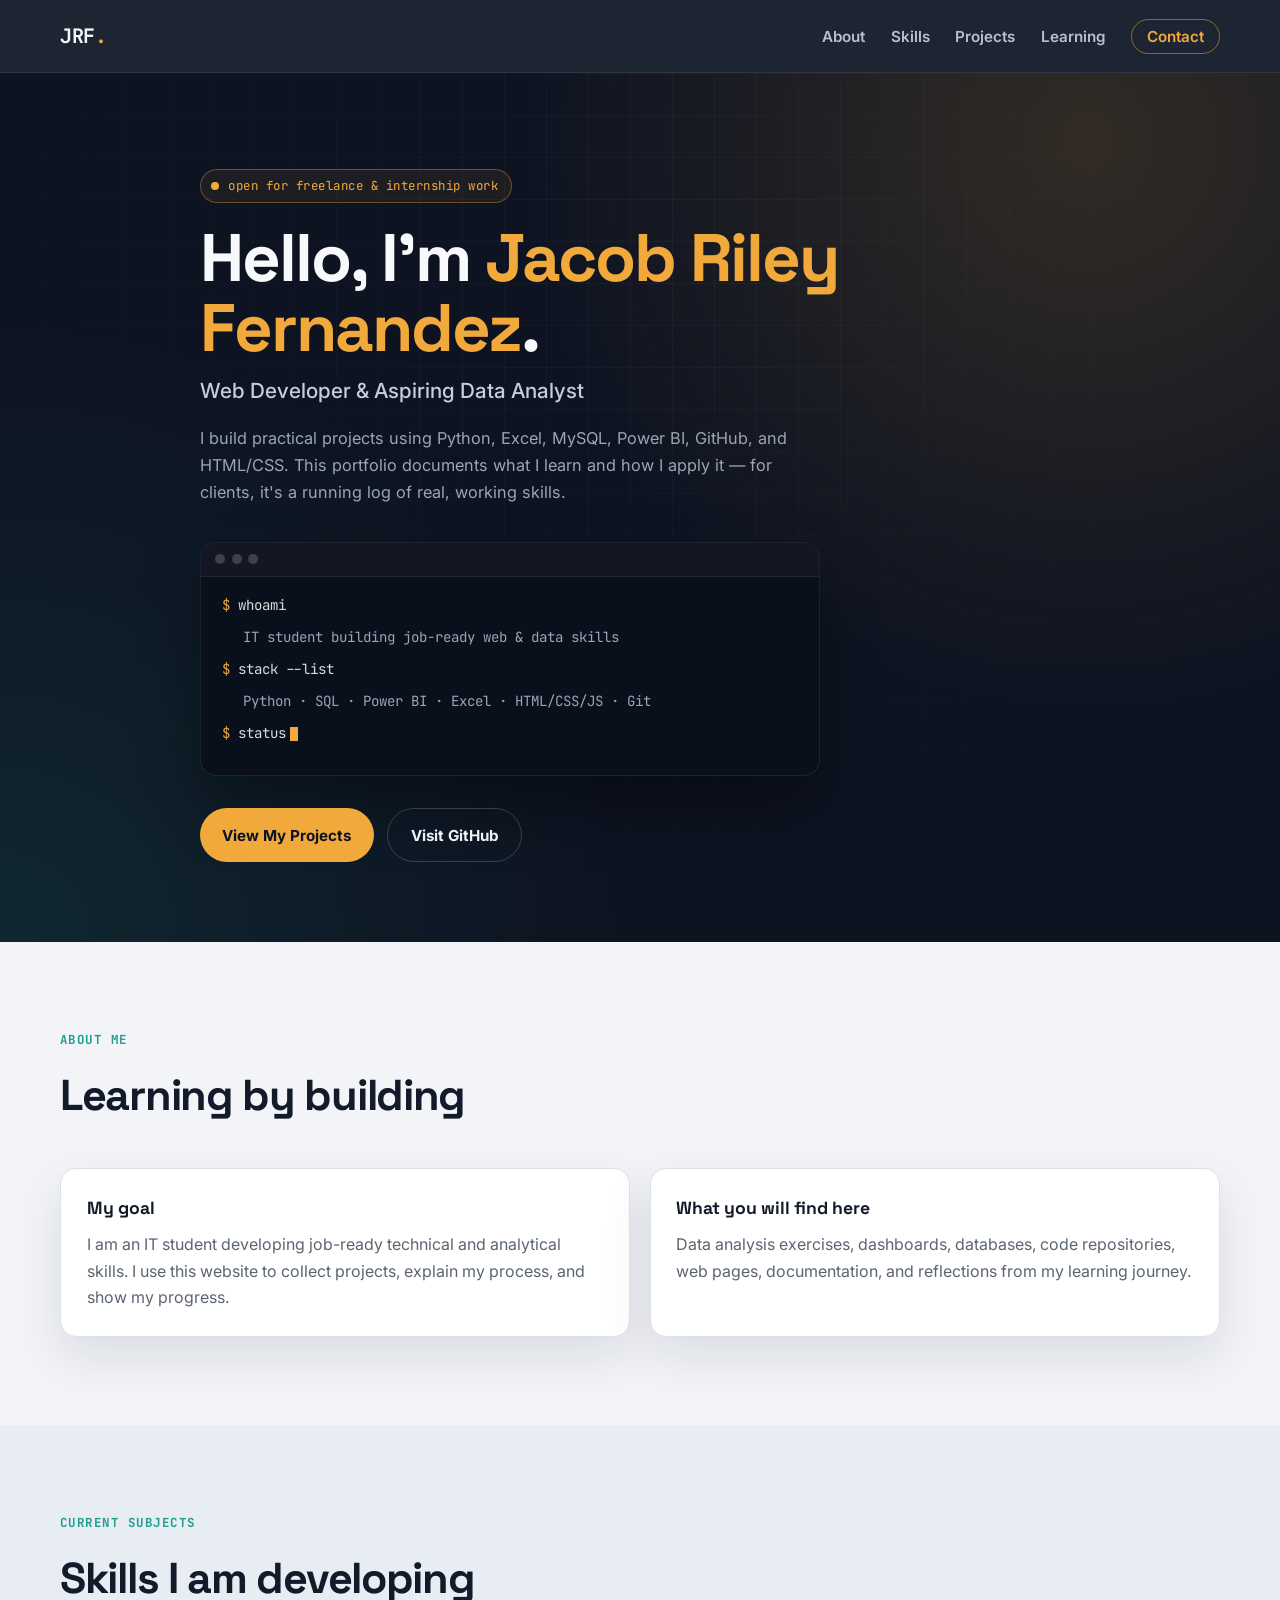
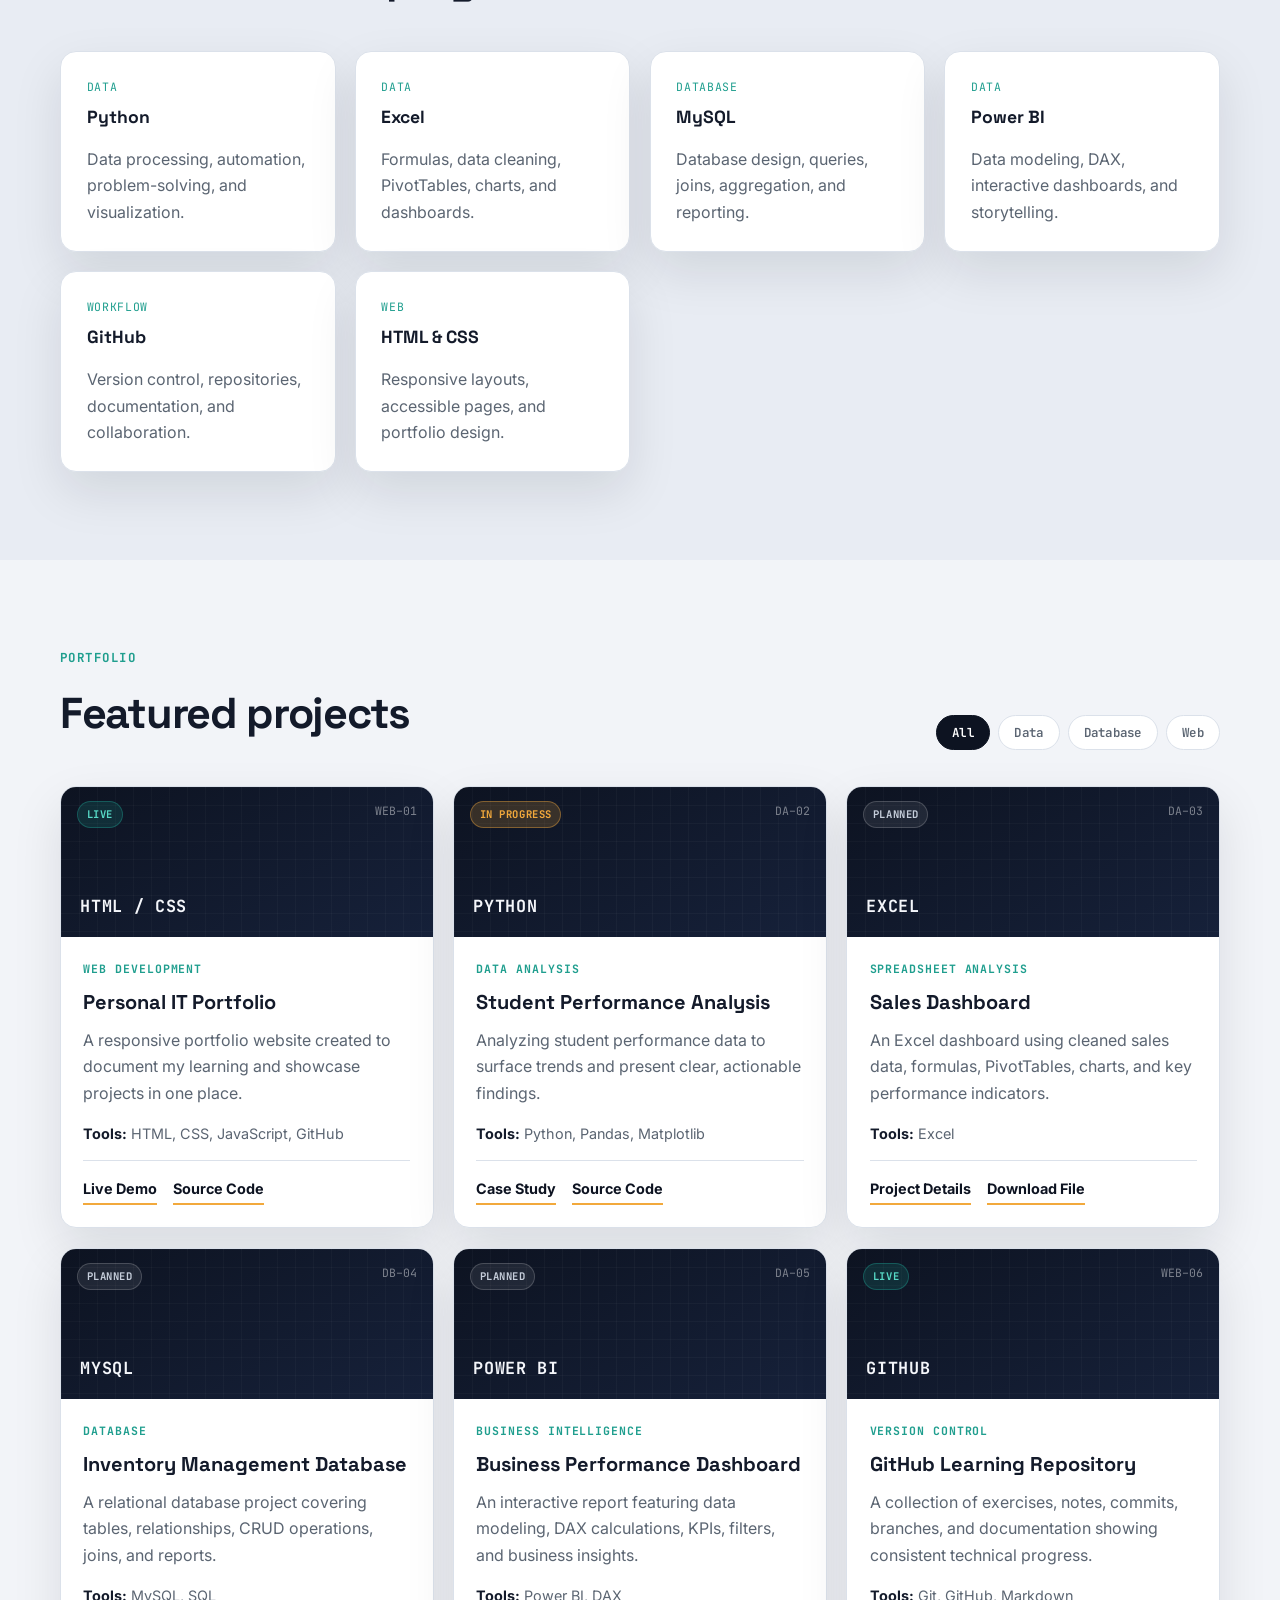
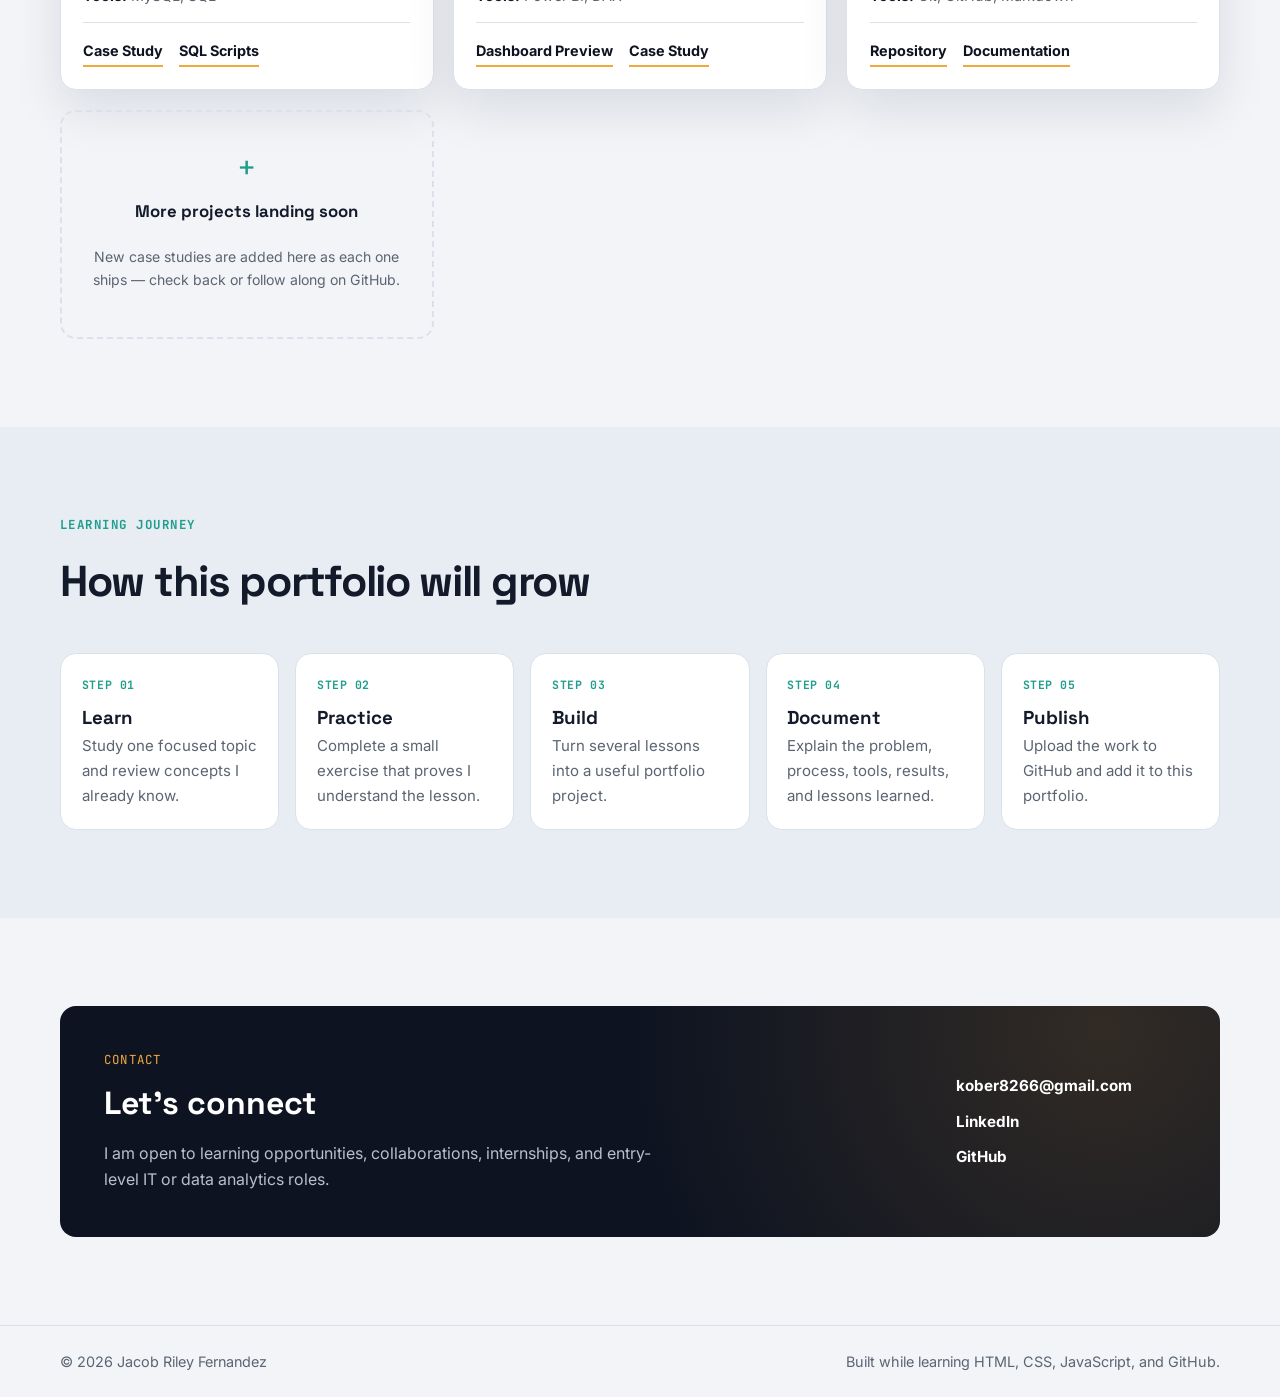
<file: GitHub/portfolio-site/index.html>
<!DOCTYPE html>
<html lang="en">
<head>
  <meta charset="UTF-8">
  <meta name="viewport" content="width=device-width, initial-scale=1.0">
  <meta name="description" content="IT student portfolio featuring Python, Excel, MySQL, Power BI, GitHub, and HTML/CSS projects. Open for web development and data analysis work.">
  <meta name="theme-color" content="#0d1321">
  <title>Jacob Riley Fernandez | IT Portfolio</title>
  <link rel="preconnect" href="https://fonts.googleapis.com">
  <link rel="preconnect" href="https://fonts.gstatic.com" crossorigin>
  <link href="https://fonts.googleapis.com/css2?family=Space+Grotesk:wght@500;600;700&family=Inter:wght@400;500;600;700&family=JetBrains+Mono:wght@400;500;700&display=swap" rel="stylesheet">
  <link rel="stylesheet" href="styles.css">
</head>
<body>
  <header class="site-header">
    <nav class="navbar container" aria-label="Main navigation">
      <a class="logo" href="#home">JRF<span>.</span></a>

      <button class="menu-button" id="menuButton" aria-label="Open navigation menu" aria-expanded="false">
        ☰
      </button>

      <ul class="nav-links" id="navLinks">
        <li><a href="#about">About</a></li>
        <li><a href="#skills">Skills</a></li>
        <li><a href="#projects">Projects</a></li>
        <li><a href="#learning">Learning</a></li>
        <li><a class="nav-cta" href="#contact">Contact</a></li>
      </ul>
    </nav>
  </header>

  <main>
    <section class="hero" id="home">
      <div class="container hero-content">
        <span class="status-line"><span class="status-dot"></span>open for freelance &amp; internship work</span>
        <h1>Hello, I&rsquo;m <span>Jacob Riley Fernandez</span>.</h1>
        <p class="hero-role">Web Developer &amp; Aspiring Data Analyst</p>
        <p class="hero-description">
          I build practical projects using Python, Excel, MySQL, Power BI,
          GitHub, and HTML/CSS. This portfolio documents what I learn and
          how I apply it &mdash; for clients, it's a running log of real,
          working skills.
        </p>

        <div class="terminal" aria-hidden="true">
          <div class="terminal-bar"><span></span><span></span><span></span></div>
          <div class="terminal-body">
            <p class="line"><span class="prompt">$</span>whoami</p>
            <p class="line out">IT student building job-ready web &amp; data skills</p>
            <p class="line"><span class="prompt">$</span>stack --list</p>
            <p class="line out">Python · SQL · Power BI · Excel · HTML/CSS/JS · Git</p>
            <p class="line"><span class="prompt">$</span>status<span class="cursor"></span></p>
          </div>
        </div>

        <div class="hero-actions">
          <a class="button primary" href="#projects">View My Projects</a>
          <a class="button secondary" href="https://github.com/" target="_blank" rel="noopener noreferrer">
            Visit GitHub
          </a>
        </div>
      </div>
    </section>

    <section class="section container" id="about">
      <div class="section-heading reveal">
        <p class="eyebrow">About Me</p>
        <h2>Learning by building</h2>
      </div>

      <div class="about-grid">
        <article class="panel reveal">
          <h3>My goal</h3>
          <p>
            I am an IT student developing job-ready technical and analytical
            skills. I use this website to collect projects, explain my process,
            and show my progress.
          </p>
        </article>

        <article class="panel reveal">
          <h3>What you will find here</h3>
          <p>
            Data analysis exercises, dashboards, databases, code repositories,
            web pages, documentation, and reflections from my learning journey.
          </p>
        </article>
      </div>
    </section>

    <section class="section alternate" id="skills">
      <div class="container">
        <div class="section-heading reveal">
          <p class="eyebrow">Current Subjects</p>
          <h2>Skills I am developing</h2>
        </div>

        <div class="skills-grid">
          <article class="skill-card reveal"><span class="skill-tag">Data</span><h3>Python</h3><p>Data processing, automation, problem-solving, and visualization.</p></article>
          <article class="skill-card reveal"><span class="skill-tag">Data</span><h3>Excel</h3><p>Formulas, data cleaning, PivotTables, charts, and dashboards.</p></article>
          <article class="skill-card reveal"><span class="skill-tag">Database</span><h3>MySQL</h3><p>Database design, queries, joins, aggregation, and reporting.</p></article>
          <article class="skill-card reveal"><span class="skill-tag">Data</span><h3>Power BI</h3><p>Data modeling, DAX, interactive dashboards, and storytelling.</p></article>
          <article class="skill-card reveal"><span class="skill-tag">Workflow</span><h3>GitHub</h3><p>Version control, repositories, documentation, and collaboration.</p></article>
          <article class="skill-card reveal"><span class="skill-tag">Web</span><h3>HTML &amp; CSS</h3><p>Responsive layouts, accessible pages, and portfolio design.</p></article>
        </div>
      </div>
    </section>

    <section class="section container" id="projects">
      <div class="section-heading project-heading reveal">
        <div>
          <p class="eyebrow">Portfolio</p>
          <h2>Featured projects</h2>
        </div>

        <div class="filters" aria-label="Project filters">
          <button class="filter-button active" data-filter="all">All</button>
          <button class="filter-button" data-filter="data">Data</button>
          <button class="filter-button" data-filter="database">Database</button>
          <button class="filter-button" data-filter="web">Web</button>
        </div>
      </div>

      <div class="projects-grid" id="projectGrid">
        <article class="project-card reveal" data-category="web">
          <div class="project-image">
            <span class="status-pill live">Live</span>
            <span class="project-id">WEB&ndash;01</span>
            <span class="project-tag">HTML / CSS</span>
          </div>
          <div class="project-content">
            <p class="project-type">Web Development</p>
            <h3>Personal IT Portfolio</h3>
            <p>
              A responsive portfolio website created to document my learning
              and showcase projects in one place.
            </p>
            <p class="tools"><strong>Tools:</strong> HTML, CSS, JavaScript, GitHub</p>
            <div class="project-links">
              <a href="#" aria-label="View Personal IT Portfolio live demo">Live Demo</a>
              <a href="#" aria-label="View Personal IT Portfolio source code">Source Code</a>
            </div>
          </div>
        </article>

        <article class="project-card reveal" data-category="data">
          <div class="project-image">
            <span class="status-pill progress">In Progress</span>
            <span class="project-id">DA&ndash;02</span>
            <span class="project-tag">PYTHON</span>
          </div>
          <div class="project-content">
            <p class="project-type">Data Analysis</p>
            <h3>Student Performance Analysis</h3>
            <p>
              Analyzing student performance data to surface trends and
              present clear, actionable findings.
            </p>
            <p class="tools"><strong>Tools:</strong> Python, Pandas, Matplotlib</p>
            <div class="project-links">
              <a href="#">Case Study</a>
              <a href="#">Source Code</a>
            </div>
          </div>
        </article>

        <article class="project-card reveal" data-category="data">
          <div class="project-image">
            <span class="status-pill planned">Planned</span>
            <span class="project-id">DA&ndash;03</span>
            <span class="project-tag">EXCEL</span>
          </div>
          <div class="project-content">
            <p class="project-type">Spreadsheet Analysis</p>
            <h3>Sales Dashboard</h3>
            <p>
              An Excel dashboard using cleaned sales data, formulas,
              PivotTables, charts, and key performance indicators.
            </p>
            <p class="tools"><strong>Tools:</strong> Excel</p>
            <div class="project-links">
              <a href="#">Project Details</a>
              <a href="#">Download File</a>
            </div>
          </div>
        </article>

        <article class="project-card reveal" data-category="database">
          <div class="project-image">
            <span class="status-pill planned">Planned</span>
            <span class="project-id">DB&ndash;04</span>
            <span class="project-tag">MYSQL</span>
          </div>
          <div class="project-content">
            <p class="project-type">Database</p>
            <h3>Inventory Management Database</h3>
            <p>
              A relational database project covering tables,
              relationships, CRUD operations, joins, and reports.
            </p>
            <p class="tools"><strong>Tools:</strong> MySQL, SQL</p>
            <div class="project-links">
              <a href="#">Case Study</a>
              <a href="#">SQL Scripts</a>
            </div>
          </div>
        </article>

        <article class="project-card reveal" data-category="data">
          <div class="project-image">
            <span class="status-pill planned">Planned</span>
            <span class="project-id">DA&ndash;05</span>
            <span class="project-tag">POWER BI</span>
          </div>
          <div class="project-content">
            <p class="project-type">Business Intelligence</p>
            <h3>Business Performance Dashboard</h3>
            <p>
              An interactive report featuring data modeling, DAX
              calculations, KPIs, filters, and business insights.
            </p>
            <p class="tools"><strong>Tools:</strong> Power BI, DAX</p>
            <div class="project-links">
              <a href="#">Dashboard Preview</a>
              <a href="#">Case Study</a>
            </div>
          </div>
        </article>

        <article class="project-card reveal" data-category="web">
          <div class="project-image">
            <span class="status-pill live">Live</span>
            <span class="project-id">WEB&ndash;06</span>
            <span class="project-tag">GITHUB</span>
          </div>
          <div class="project-content">
            <p class="project-type">Version Control</p>
            <h3>GitHub Learning Repository</h3>
            <p>
              A collection of exercises, notes, commits, branches, and
              documentation showing consistent technical progress.
            </p>
            <p class="tools"><strong>Tools:</strong> Git, GitHub, Markdown</p>
            <div class="project-links">
              <a href="#">Repository</a>
              <a href="#">Documentation</a>
            </div>
          </div>
        </article>

        <article class="project-card ghost reveal" data-category="all">
          <span class="ghost-plus">+</span>
          <h3>More projects landing soon</h3>
          <p>New case studies are added here as each one ships &mdash; check back or follow along on GitHub.</p>
        </article>
      </div>
    </section>

    <section class="section alternate" id="learning">
      <div class="container">
        <div class="section-heading reveal">
          <p class="eyebrow">Learning Journey</p>
          <h2>How this portfolio will grow</h2>
        </div>

        <div class="timeline">
          <article class="reveal">
            <span>Step 01</span>
            <div><h3>Learn</h3><p>Study one focused topic and review concepts I already know.</p></div>
          </article>
          <article class="reveal">
            <span>Step 02</span>
            <div><h3>Practice</h3><p>Complete a small exercise that proves I understand the lesson.</p></div>
          </article>
          <article class="reveal">
            <span>Step 03</span>
            <div><h3>Build</h3><p>Turn several lessons into a useful portfolio project.</p></div>
          </article>
          <article class="reveal">
            <span>Step 04</span>
            <div><h3>Document</h3><p>Explain the problem, process, tools, results, and lessons learned.</p></div>
          </article>
          <article class="reveal">
            <span>Step 05</span>
            <div><h3>Publish</h3><p>Upload the work to GitHub and add it to this portfolio.</p></div>
          </article>
        </div>
      </div>
    </section>

    <section class="section container" id="contact">
      <div class="contact-panel reveal">
        <div>
          <p class="eyebrow">Contact</p>
          <h2>Let&rsquo;s connect</h2>
          <p>
            I am open to learning opportunities, collaborations, internships,
            and entry-level IT or data analytics roles.
          </p>
        </div>
        <div class="contact-links">
          <a href="mailto:kober8266@gmail.com">kober8266@gmail.com</a>
          <a href="https://www.linkedin.com/" target="_blank" rel="noopener noreferrer">LinkedIn</a>
          <a href="https://github.com/yirel/IT-Portfolio" target="_blank" rel="noopener noreferrer">GitHub</a>
        </div>
      </div>
    </section>
  </main>

  <footer>
    <div class="container footer-content">
      <p>&copy; <span id="currentYear"></span> Jacob Riley Fernandez</p>
      <p>Built while learning HTML, CSS, JavaScript, and GitHub.</p>
    </div>
  </footer>

  <script src="script.js"></script>
</body>
</html>
</file>
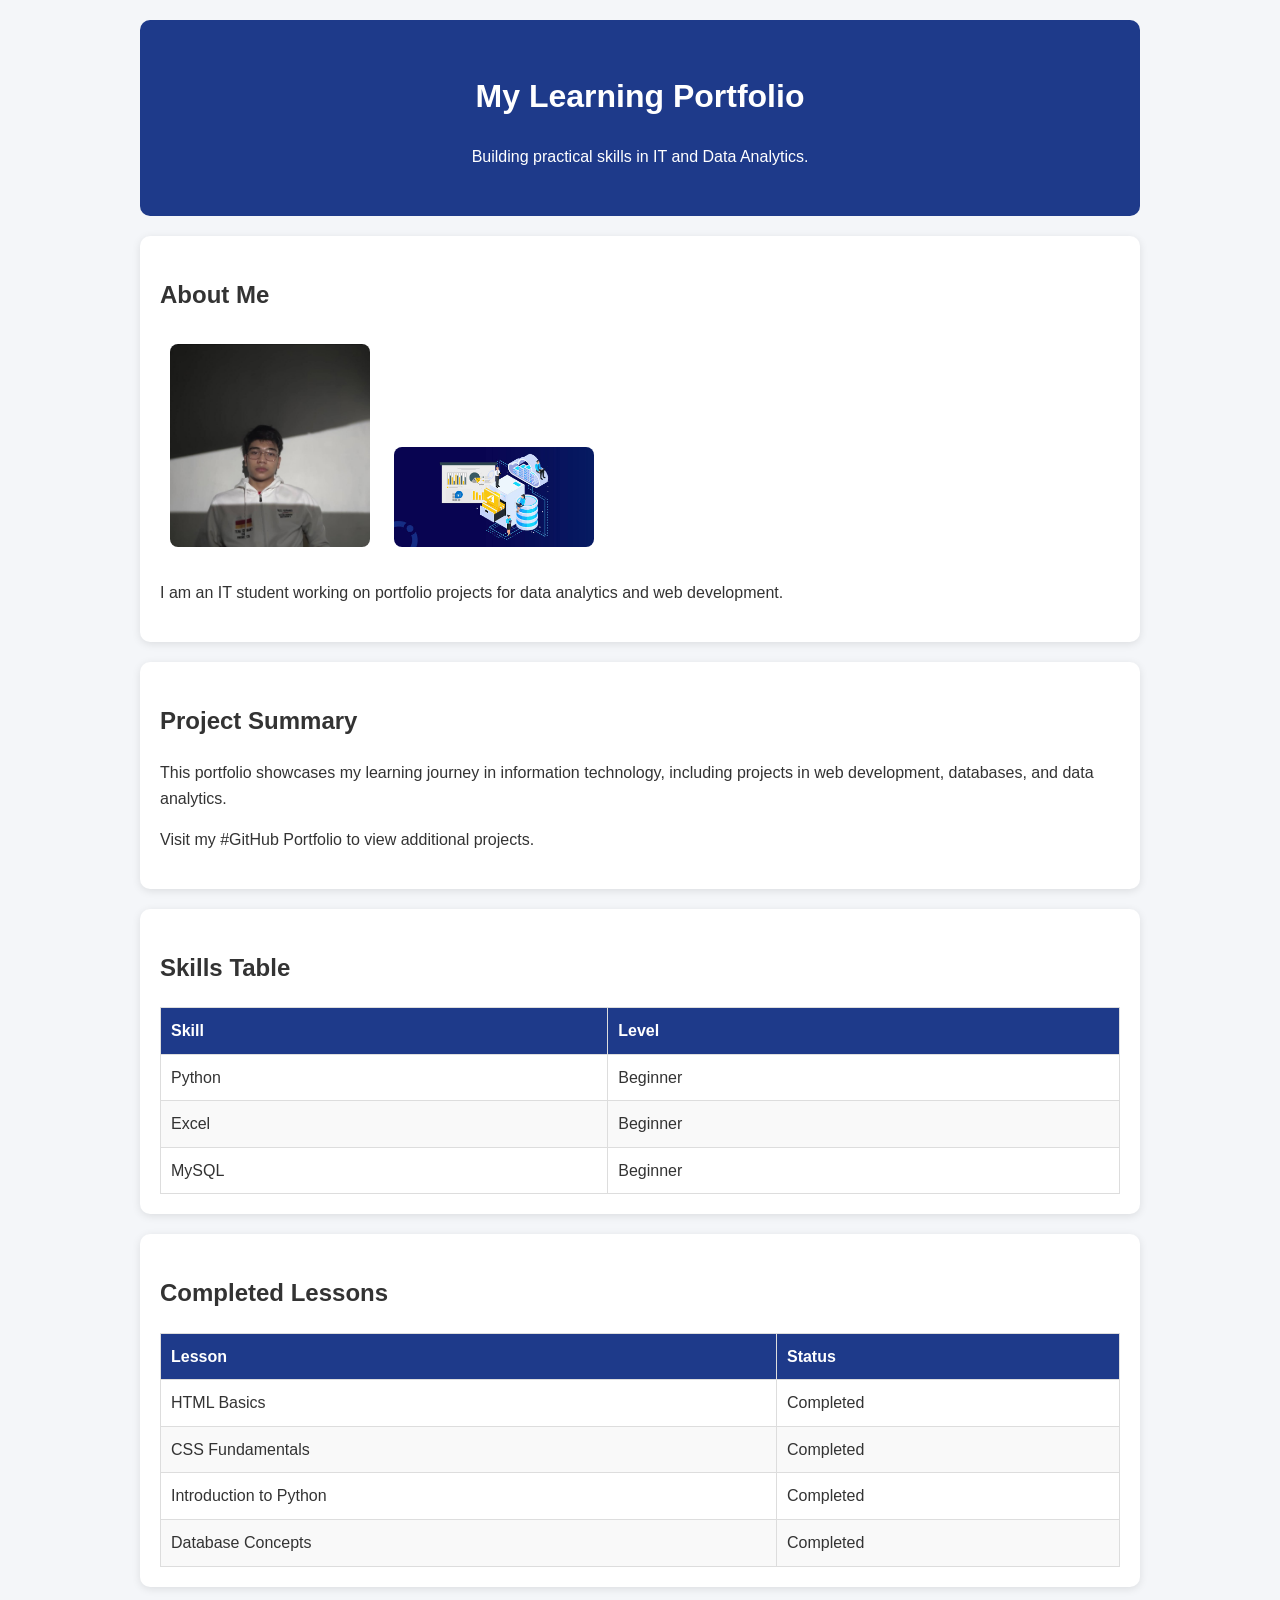
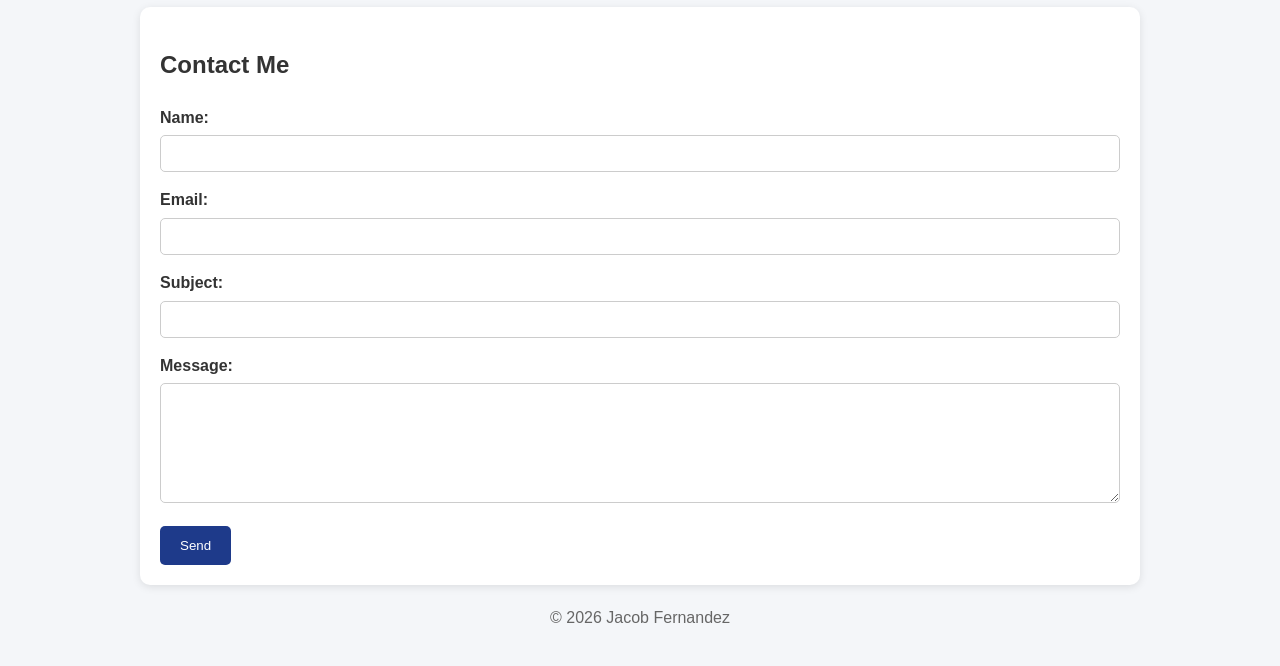
<file: HTML & CSS/accessible-project-page/index.html>
<!DOCTYPE html>
<html lang="en">
<head>
    <meta charset="UTF-8">
    <meta name="viewport" content="width=device-width, initial-scale=1.0">
    <title>Accessible Project Page</title>

    <!-- Link External CSS -->
    <link rel="stylesheet" href="style.css">
</head>
<body>

    <div class="container">

        <header>
            <h1>My Learning Portfolio</h1>
            <p>Building practical skills in IT and Data Analytics.</p>
        </header>

        <main>

            <section class="card">
                <h2>About Me</h2>

                <img src="profile.jpg"
                     alt="Photo of Jacob Fernandez"
                     width="200">

                <img src="workspace.jpg" 
					 alt="Jacob working on a data analytics project"
                     width="200">

                <p>
                    I am an IT student working on portfolio projects for
                    data analytics and web development.
                </p>
            </section>

            <section class="card">
                <h2>Project Summary</h2>
                <p>
                    This portfolio showcases my learning journey in
                    information technology, including projects in web
                    development, databases, and data analytics.
                </p>

                <p>
                    Visit my
                    #GitHub Portfolio</a>
                    to view additional projects.
                </p>
            </section>

            <section class="card">
                <h2>Skills Table</h2>

                <table>
                    <thead>
                        <tr>
                            <th>Skill</th>
                            <th>Level</th>
                        </tr>
                    </thead>
                    <tbody>
                        <tr>
                            <td>Python</td>
                            <td>Beginner</td>
                        </tr>
                        <tr>
                            <td>Excel</td>
                            <td>Beginner</td>
                        </tr>
                        <tr>
                            <td>MySQL</td>
                            <td>Beginner</td>
                        </tr>
                    </tbody>
                </table>
            </section>

            <section class="card">
                <h2>Completed Lessons</h2>

                <table>
                    <thead>
                        <tr>
                            <th>Lesson</th>
                            <th>Status</th>
                        </tr>
                    </thead>
                    <tbody>
                        <tr>
                            <td>HTML Basics</td>
                            <td>Completed</td>
                        </tr>
                        <tr>
                            <td>CSS Fundamentals</td>
                            <td>Completed</td>
                        </tr>
                        <tr>
                            <td>Introduction to Python</td>
                            <td>Completed</td>
                        </tr>
                        <tr>
                            <td>Database Concepts</td>
                            <td>Completed</td>
                        </tr>
                    </tbody>
                </table>
            </section>

            <section class="card">
                <h2>Contact Me</h2>

                <form>
                    <label for="name">Name:</label>
                    <input type="text" id="name" name="name">

                    <label for="email">Email:</label>
                    <input type="email" id="email" name="email">

                    <label for="subject">Subject:</label>
                    <input type="text" id="subject" name="subject">

                    <label for="message">Message:</label>
                    <textarea id="message" name="message"></textarea>

                    <button type="submit">Send</button>
                </form>
            </section>

        </main>

        <footer>
            <p>&copy; 2026 Jacob Fernandez</p>
        </footer>

    </div>

</body>
</html>
</file>
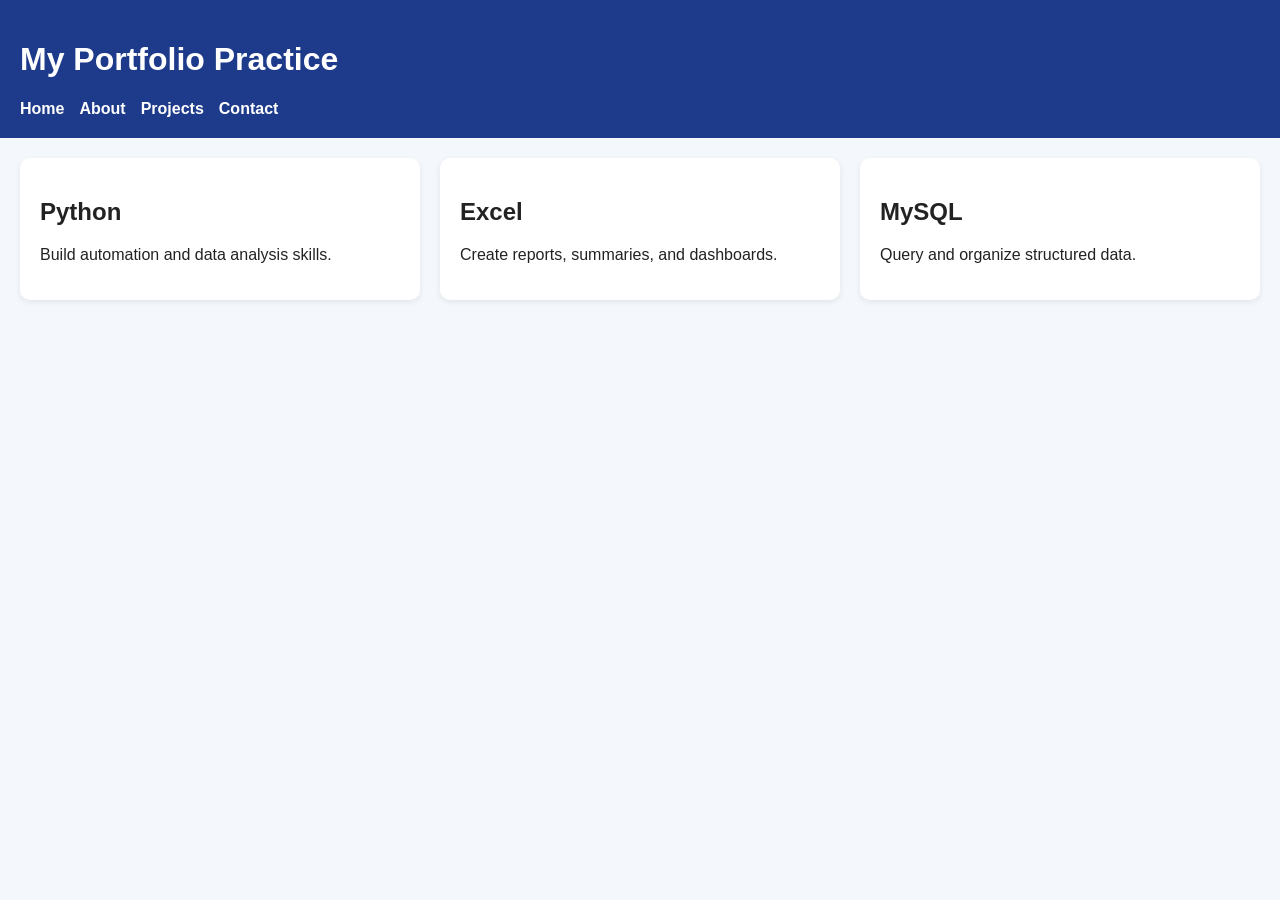
<file: HTML & CSS/flexbox-practice/index.html>
<!DOCTYPE html>
<html lang="en">
<head>
    <meta charset="UTF-8">
    <meta name="viewport" content="width=device-width, initial-scale=1.0">
    <title>Flexbox Practice</title>
    <link rel="stylesheet" href="style.css">
</head>
<body>
    <header class="header">
        <h1>My Portfolio Practice</h1>
        <nav class="nav">
            <a href="#">Home</a>
            <a href="#">About</a>
            <a href="#">Projects</a>
            <a href="#">Contact</a>
        </nav>
    </header>

    <main>
        <section class="card-container">
            <article class="card">
                <h2>Python</h2>
                <p>Build automation and data analysis skills.</p>
            </article>

            <article class="card">
                <h2>Excel</h2>
                <p>Create reports, summaries, and dashboards.</p>
            </article>

            <article class="card">
                <h2>MySQL</h2>
                <p>Query and organize structured data.</p>
            </article>
        </section>
    </main>
</body>
</html>
</file>
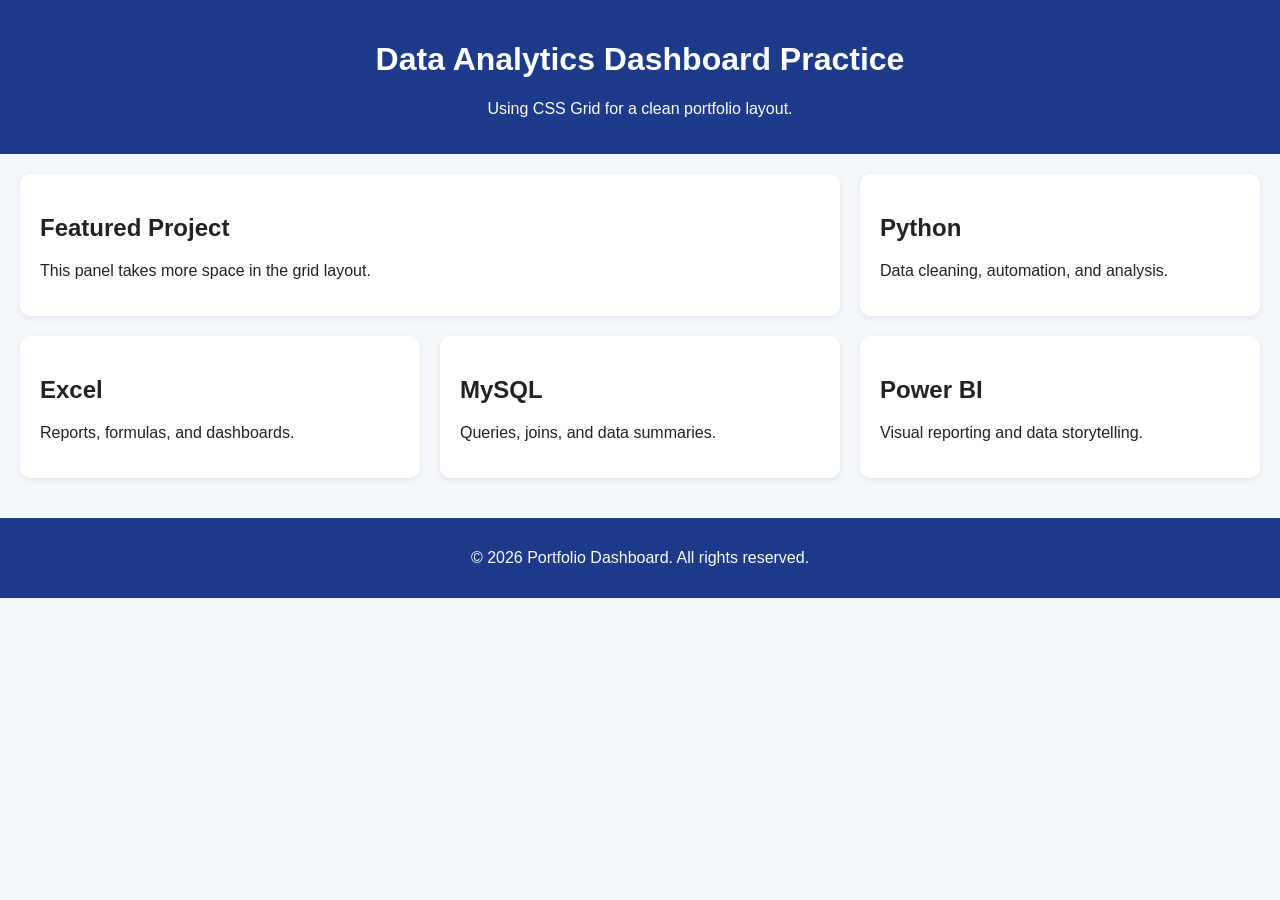
<file: HTML & CSS/grid-pracitce/index.html>
<!DOCTYPE html>
<html lang="en">
<head>
    <meta charset="UTF-8">
    <meta name="viewport" content="width=device-width, initial-scale=1.0">
    <title>CSS Grid Practice</title>
    <link rel="stylesheet" href="style.css">
</head>
<body>
    <header class="header">
        <h1>Data Analytics Dashboard Practice</h1>
        <p>Using CSS Grid for a clean portfolio layout.</p>
    </header>

    <main class="grid-container">
        <section class="panel featured">
            <h2>Featured Project</h2>
            <p>This panel takes more space in the grid layout.</p>
        </section>

        <section class="panel">
            <h2>Python</h2>
            <p>Data cleaning, automation, and analysis.</p>
        </section>

        <section class="panel">
            <h2>Excel</h2>
            <p>Reports, formulas, and dashboards.</p>
        </section>

        <section class="panel">
            <h2>MySQL</h2>
            <p>Queries, joins, and data summaries.</p>
        </section>

        <section class="panel">
            <h2>Power BI</h2>
            <p>Visual reporting and data storytelling.</p>
        </section>
    </main>

    <footer class="footer">
        <p>&copy; 2026 Portfolio Dashboard. All rights reserved.</p>
    </footer>
</body>
</html>
</file>
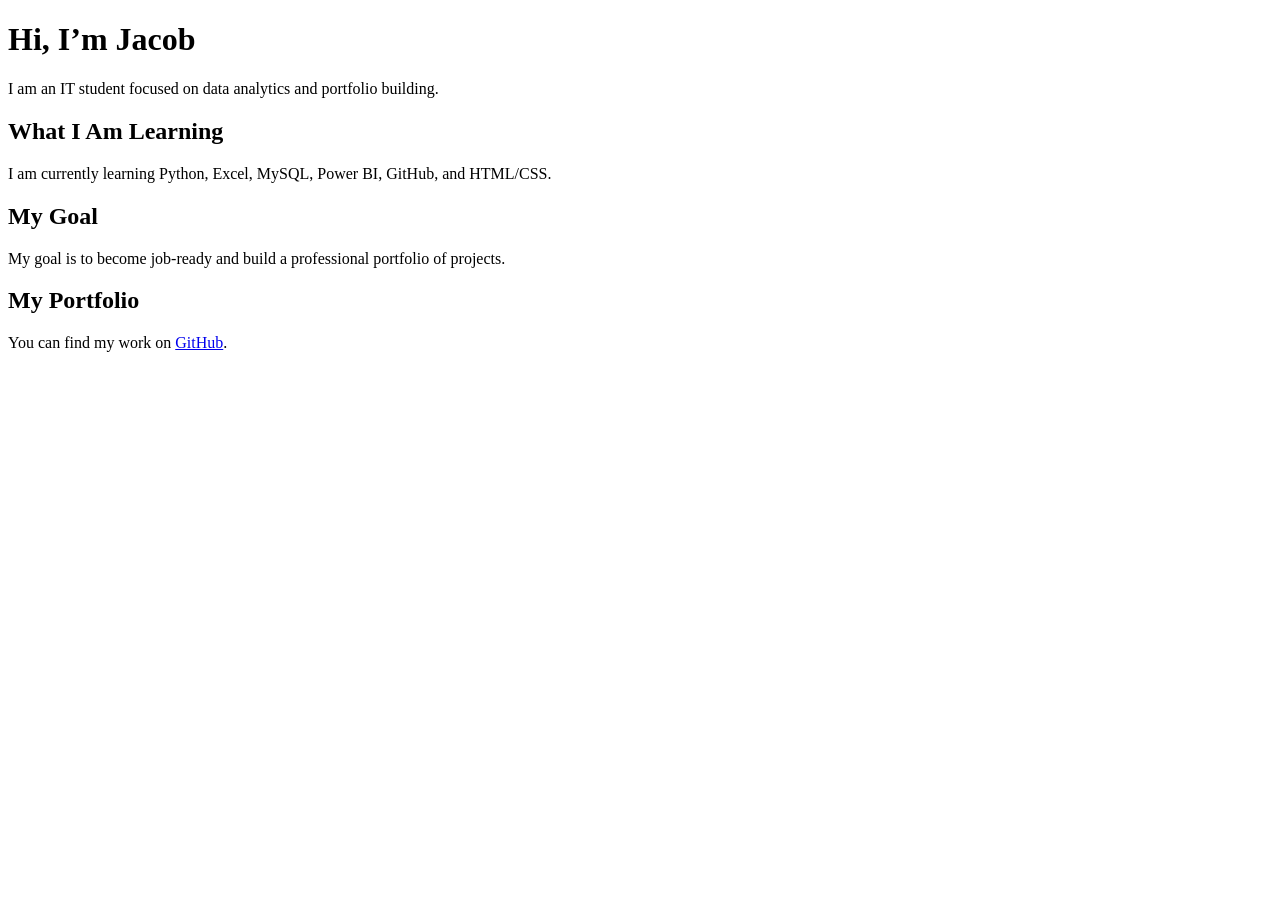
<file: HTML & CSS/personal-introduction/index.html>
<!DOCTYPE html>
<html lang="en">
<head>
    <meta charset="UTF-8">
    <meta name="viewport" content="width=device-width, initial-scale=1.0">
    <title>Jacob's Personal Introduction</title>
</head>
<body>
    <h1>Hi, I’m Jacob</h1>

    <p>I am an IT student focused on data analytics and portfolio building.</p>

    <h2>What I Am Learning</h2>
    <p>I am currently learning Python, Excel, MySQL, Power BI, GitHub, and HTML/CSS.</p>

    <h2>My Goal</h2>
    <p>My goal is to become job-ready and build a professional portfolio of projects.</p>

    <h2>My Portfolio</h2>
    <p>You can find my work on <a href="https://github.com">GitHub</a>.</p>
</body>
</html>
</file>
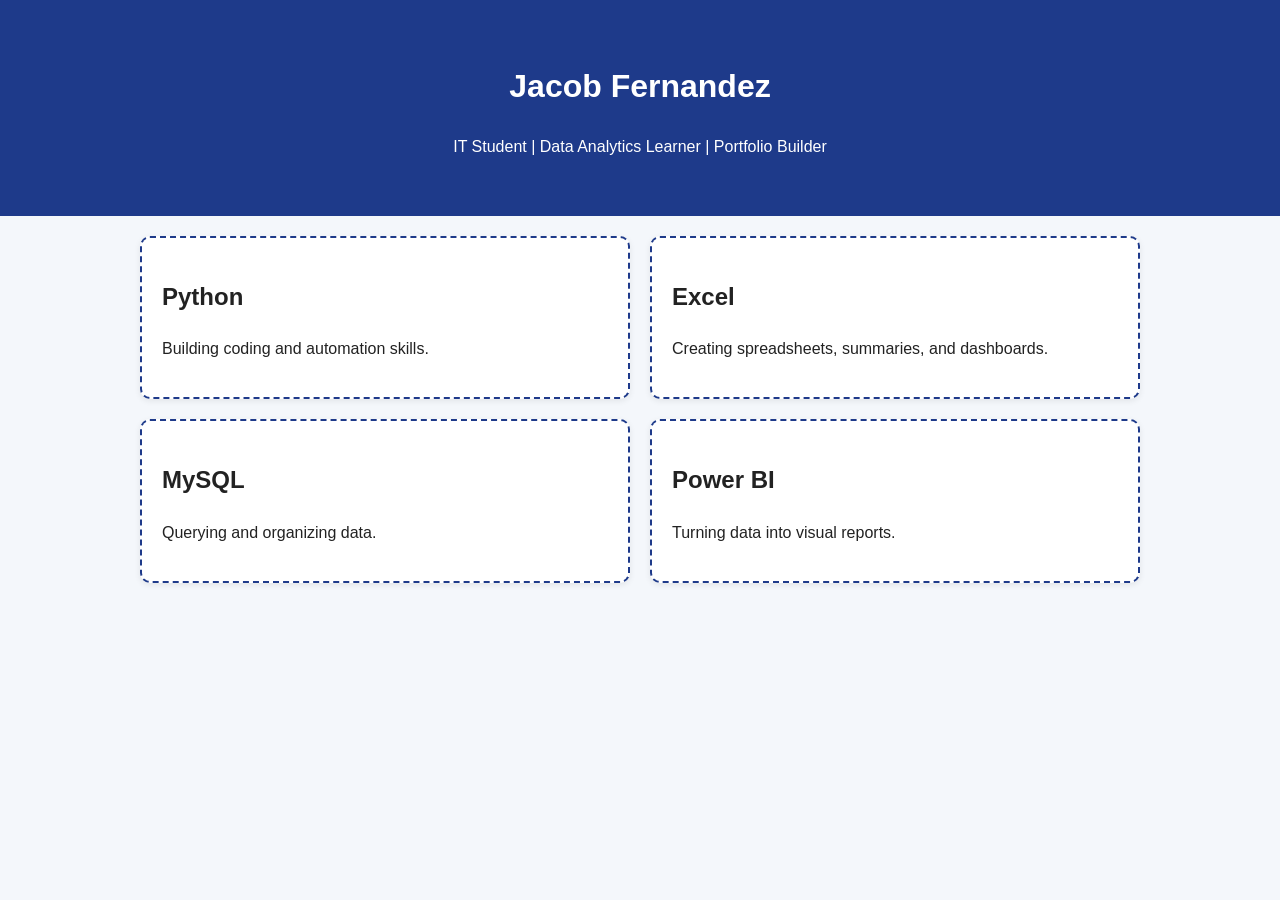
<file: HTML & CSS/responsive-practice/index.html>
<!DOCTYPE html>
<html lang="en">
<head>
    <meta charset="UTF-8">
    <meta name="viewport" content="width=device-width, initial-scale=1.0">
    <title>Responsive Practice</title>
    <link rel="stylesheet" href="style.css">
</head>
<body>
    <header class="hero">
        <h1>Jacob Fernandez</h1>
        <p>IT Student | Data Analytics Learner | Portfolio Builder</p>
    </header>

    <main class="container">
        <section class="card">
            <h2>Python</h2>
            <p>Building coding and automation skills.</p>
        </section>

        <section class="card">
            <h2>Excel</h2>
            <p>Creating spreadsheets, summaries, and dashboards.</p>
        </section>

        <section class="card">
            <h2>MySQL</h2>
            <p>Querying and organizing data.</p>
        </section>

        <section class="card">
            <h2>Power BI</h2>
            <p>Turning data into visual reports.</p>
        </section>
    </main>
</body>
</html>
</file>
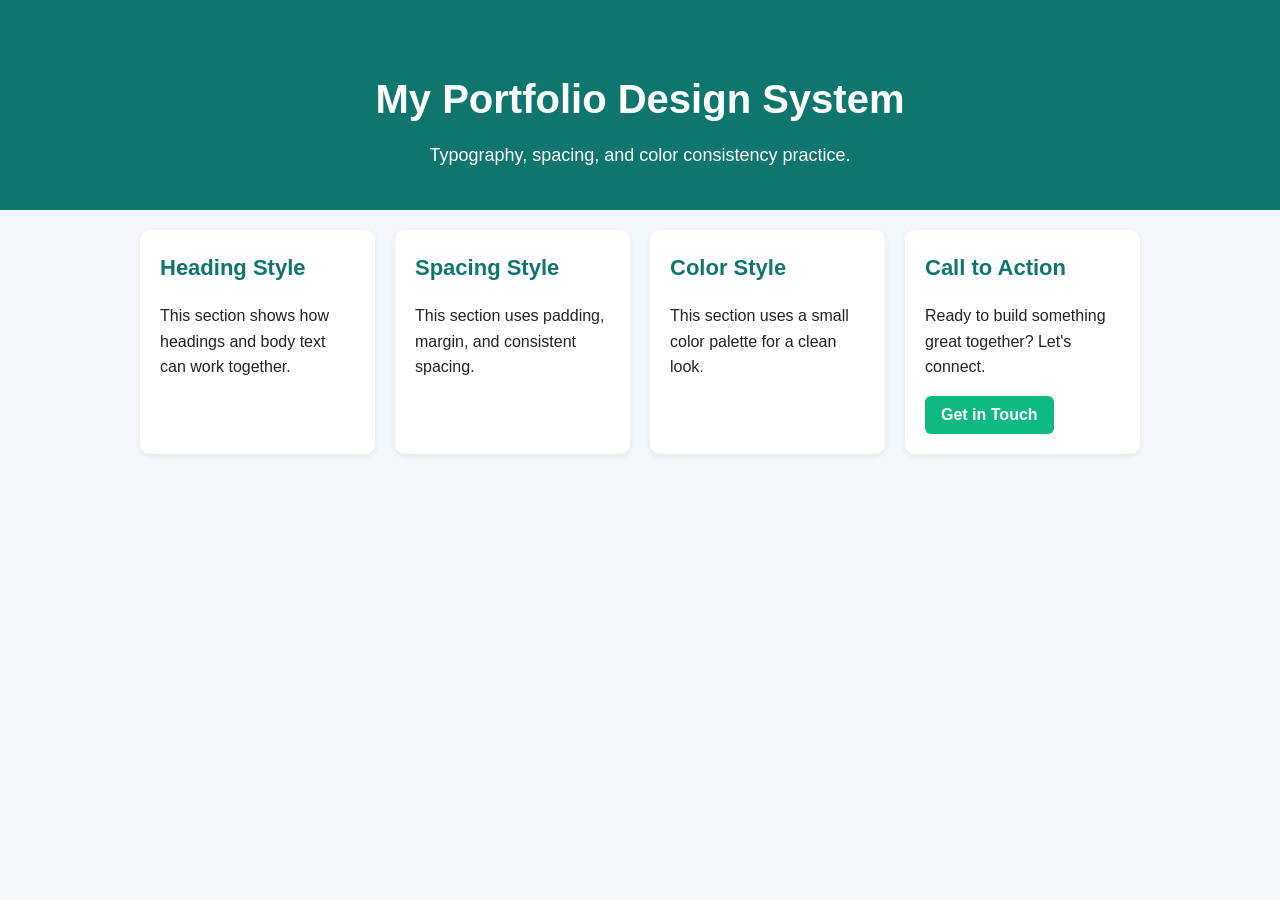
<file: HTML & CSS/system-design-practice/index.html>
<!DOCTYPE html>
<html lang="en">
<head>
    <meta charset="UTF-8">
    <meta name="viewport" content="width=device-width, initial-scale=1.0">
    <title>Design System Practice</title>
    <link rel="stylesheet" href="style.css">
</head>
<body>
    <header class="hero">
        <h1>My Portfolio Design System</h1>
        <p>Typography, spacing, and color consistency practice.</p>
    </header>

    <main class="container">
        <section class="card">
            <h2>Heading Style</h2>
            <p>This section shows how headings and body text can work together.</p>
        </section>

        <section class="card">
            <h2>Spacing Style</h2>
            <p>This section uses padding, margin, and consistent spacing.</p>
        </section>

        <section class="card">
            <h2>Color Style</h2>
            <p>This section uses a small color palette for a clean look.</p>
        </section>

        <!-- New Card with Button Content -->
        <section class="card">
            <h2>Call to Action</h2>
            <p>Ready to build something great together? Let's connect.</p>
            <button class="button">Get in Touch</button>
        </section>
    </main>
</body>
</html>
</file>
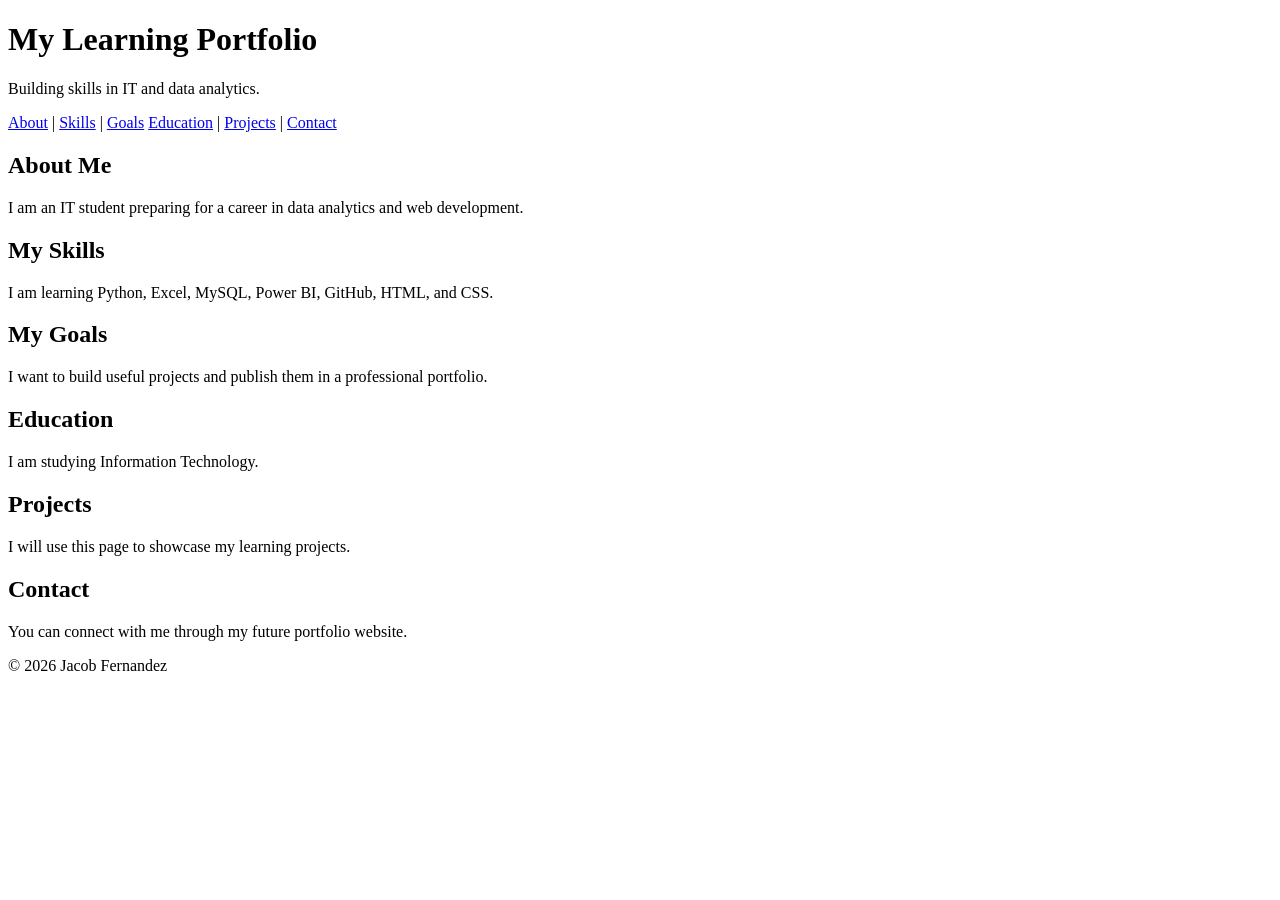
<file: HTML & CSS/personal-introduction/semantic-webpage.html>
<!DOCTYPE html>
<html lang="en">
<head>
    <meta charset="UTF-8">
    <meta name="viewport" content="width=device-width, initial-scale=1.0">
    <title>My Semantic Webpage</title>
</head>
<body>
    <header>
        <h1>My Learning Portfolio</h1>
        <p>Building skills in IT and data analytics.</p>
    </header>

    <nav>
        <a href="#about">About</a> |
        <a href="#skills">Skills</a> |
        <a href="#goals">Goals</a>
        <a href="#education">Education</a> |
        <a href="#projects">Projects</a> |
        <a href="#contact">Contact</a>
    </nav>

    <main>
        <section id="about">
            <h2>About Me</h2>
            <p>I am an IT student preparing for a career in data analytics and web development.</p>
        </section>

        <section id="skills">
            <h2>My Skills</h2>
            <p>I am learning Python, Excel, MySQL, Power BI, GitHub, HTML, and CSS.</p>
        </section>

        <section id="goals">
            <h2>My Goals</h2>
            <p>I want to build useful projects and publish them in a professional portfolio.</p>
        </section>
        <section id="education">
            <h2>Education</h2>
            <p>I am studying Information Technology.</p>
        </section>

        <section id="projects">
            <h2>Projects</h2>
            <p>I will use this page to showcase my learning projects.</p>
        </section>

        <section id="contact">
            <h2>Contact</h2>
            <p>You can connect with me through my future portfolio website.</p>
        </section>
    </main>

    <footer>
        <p>&copy; 2026 Jacob Fernandez</p>
    </footer>
</body>
</html>
</file>
<file: GitHub/portfolio-site/styles.css>
/* =========================
   1. Design tokens
   ========================= */
:root {
  --ink: #0d1321;
  --ink-soft: #16213a;
  --paper: #f2f4f8;
  --surface: #ffffff;
  --surface-alt: #e8ecf3;
  --text: #131a2a;
  --muted: #5b6572;
  --border: #dbe1ea;
  --accent: #f2a93c;
  --accent-dark: #c9860f;
  --teal: #1f9e8e;
  --shadow: 0 20px 50px rgba(13, 19, 33, 0.10);
  --radius: 16px;
  --radius-sm: 10px;
  --max-width: 1160px;

  --font-display: "Space Grotesk", "Segoe UI", sans-serif;
  --font-body: "Inter", "Segoe UI", Arial, sans-serif;
  --font-mono: "JetBrains Mono", "Courier New", monospace;
}

* {
  box-sizing: border-box;
}

html {
  scroll-behavior: smooth;
}

body {
  margin: 0;
  background: var(--paper);
  color: var(--text);
  font-family: var(--font-body);
  line-height: 1.65;
}

a {
  color: inherit;
}

button,
a {
  -webkit-tap-highlight-color: transparent;
}

h1, h2, h3 {
  font-family: var(--font-display);
}

.container {
  width: min(92%, var(--max-width));
  margin-inline: auto;
}

.mono {
  font-family: var(--font-mono);
}

.reveal {
  opacity: 0;
  transform: translateY(16px);
  transition: opacity 0.6s ease, transform 0.6s ease;
}

.reveal.is-visible {
  opacity: 1;
  transform: translateY(0);
}

@media (prefers-reduced-motion: reduce) {
  html { scroll-behavior: auto; }
  .reveal { opacity: 1; transform: none; transition: none; }
}

/* =========================
   2. Navigation
   ========================= */
.site-header {
  position: sticky;
  top: 0;
  z-index: 100;
  border-bottom: 1px solid rgba(255, 255, 255, 0.08);
  background: rgba(13, 19, 33, 0.92);
  backdrop-filter: blur(14px);
}

.navbar {
  min-height: 72px;
  display: flex;
  align-items: center;
  justify-content: space-between;
}

.logo {
  text-decoration: none;
  font-family: var(--font-mono);
  font-size: 1.25rem;
  font-weight: 700;
  letter-spacing: -0.02em;
  color: #f4f6fa;
}

.logo span {
  color: var(--accent);
}

.nav-links {
  display: flex;
  gap: 1.6rem;
  align-items: center;
  list-style: none;
  margin: 0;
  padding: 0;
}

.nav-links a {
  text-decoration: none;
  color: #b7c0cf;
  font-weight: 600;
  font-size: 0.95rem;
  transition: color 0.2s ease;
}

.nav-links a:hover {
  color: var(--accent);
}

.nav-cta {
  border: 1px solid rgba(242, 169, 60, 0.5);
  border-radius: 999px;
  padding: 0.45rem 0.95rem !important;
  color: var(--accent) !important;
}

.nav-cta:hover {
  background: var(--accent);
  color: var(--ink) !important;
}

.menu-button {
  display: none;
  border: 0;
  background: transparent;
  color: #f4f6fa;
  font-size: 1.6rem;
  cursor: pointer;
}

/* =========================
   3. Hero
   ========================= */
.hero {
  position: relative;
  overflow: hidden;
  padding: 6rem 0 5rem;
  background: var(--ink);
  color: #eef1f6;
  background-image:
    radial-gradient(circle at 85% 8%, rgba(242, 169, 60, 0.16), transparent 42%),
    radial-gradient(circle at 0% 100%, rgba(31, 158, 142, 0.14), transparent 40%),
    linear-gradient(var(--ink), var(--ink));
}

.hero::before {
  content: "";
  position: absolute;
  inset: 0;
  background-image:
    linear-gradient(rgba(255, 255, 255, 0.035) 1px, transparent 1px),
    linear-gradient(90deg, rgba(255, 255, 255, 0.035) 1px, transparent 1px);
  background-size: 42px 42px;
  mask-image: radial-gradient(circle at 50% 20%, black, transparent 70%);
  pointer-events: none;
}

.hero-content {
  position: relative;
  max-width: 880px;
}

.status-line {
  display: inline-flex;
  align-items: center;
  gap: 0.55rem;
  margin: 0 0 1.25rem;
  padding: 0.35rem 0.8rem 0.35rem 0.65rem;
  border: 1px solid rgba(242, 169, 60, 0.35);
  border-radius: 999px;
  background: rgba(242, 169, 60, 0.08);
  font-family: var(--font-mono);
  font-size: 0.78rem;
  letter-spacing: 0.04em;
  color: var(--accent);
}

.status-dot {
  width: 8px;
  height: 8px;
  border-radius: 50%;
  background: var(--accent);
  animation: pulse 2s infinite;
}

@keyframes pulse {
  0% { box-shadow: 0 0 0 0 rgba(242, 169, 60, 0.55); }
  70% { box-shadow: 0 0 0 8px rgba(242, 169, 60, 0); }
  100% { box-shadow: 0 0 0 0 rgba(242, 169, 60, 0); }
}

.hero h1 {
  margin: 0;
  font-size: clamp(2.4rem, 5.6vw, 4.2rem);
  line-height: 1.05;
  letter-spacing: -0.03em;
  color: #f7f9fc;
}

.hero h1 span {
  color: var(--accent);
}

.hero-role {
  margin: 0.6rem 0 0;
  font-size: clamp(1.05rem, 2vw, 1.3rem);
  color: #c7cedb;
  font-weight: 500;
}

.hero-description {
  max-width: 620px;
  margin: 1.1rem 0 0;
  color: #9aa5b6;
  font-size: 1.02rem;
}

.terminal {
  margin-top: 2.25rem;
  border-radius: var(--radius);
  background: #0a0f1c;
  border: 1px solid rgba(255, 255, 255, 0.08);
  box-shadow: 0 30px 60px rgba(0, 0, 0, 0.35);
  overflow: hidden;
  max-width: 620px;
}

.terminal-bar {
  display: flex;
  gap: 0.4rem;
  padding: 0.7rem 0.9rem;
  background: rgba(255, 255, 255, 0.03);
  border-bottom: 1px solid rgba(255, 255, 255, 0.06);
}

.terminal-bar span {
  width: 10px;
  height: 10px;
  border-radius: 50%;
  background: rgba(255, 255, 255, 0.18);
}

.terminal-body {
  padding: 1.1rem 1.3rem 1.3rem;
  font-family: var(--font-mono);
  font-size: 0.88rem;
  color: #cfe3dd;
}

.terminal-body .line {
  margin: 0 0 0.55rem;
  white-space: pre-wrap;
}

.terminal-body .prompt {
  color: var(--accent);
  margin-right: 0.5rem;
}

.terminal-body .out {
  color: #9aa5b6;
  margin-left: 1.3rem;
}

.cursor {
  display: inline-block;
  width: 8px;
  height: 1em;
  background: var(--accent);
  margin-left: 4px;
  vertical-align: middle;
  animation: blink 1.1s steps(1) infinite;
}

@keyframes blink {
  50% { opacity: 0; }
}

.hero-actions {
  display: flex;
  flex-wrap: wrap;
  gap: 0.85rem;
  margin-top: 2rem;
}

.button {
  display: inline-flex;
  align-items: center;
  gap: 0.4rem;
  border-radius: 999px;
  padding: 0.85rem 1.4rem;
  text-decoration: none;
  font-weight: 700;
  font-size: 0.95rem;
  transition: transform 0.15s ease, background 0.2s ease, border-color 0.2s ease;
}

.button.primary {
  background: var(--accent);
  color: var(--ink);
}

.button.primary:hover {
  background: #ffbf5c;
  transform: translateY(-2px);
}

.button.secondary {
  border: 1px solid rgba(255, 255, 255, 0.18);
  background: transparent;
  color: #eef1f6;
}

.button.secondary:hover {
  border-color: var(--accent);
  color: var(--accent);
  transform: translateY(-2px);
}

/* =========================
   4. Shared sections
   ========================= */
.section {
  padding: 5.5rem 0;
}

.alternate {
  background: var(--surface-alt);
}

.section-heading {
  margin-bottom: 2.25rem;
}

.section-heading .eyebrow {
  display: block;
  margin: 0 0 0.6rem;
  color: var(--teal);
  font-family: var(--font-mono);
  font-size: 0.78rem;
  font-weight: 700;
  letter-spacing: 0.12em;
  text-transform: uppercase;
}

.section-heading h2 {
  margin: 0;
  font-size: clamp(1.85rem, 3.4vw, 2.7rem);
  letter-spacing: -0.03em;
}

.about-grid,
.skills-grid,
.projects-grid {
  display: grid;
  gap: 1.2rem;
}

.about-grid {
  grid-template-columns: repeat(2, 1fr);
}

.skills-grid {
  grid-template-columns: repeat(auto-fit, minmax(220px, 1fr));
}

.panel,
.skill-card,
.project-card {
  border: 1px solid var(--border);
  border-radius: var(--radius);
  background: var(--surface);
  box-shadow: var(--shadow);
}

.panel,
.skill-card {
  padding: 1.6rem;
}

.panel h3,
.skill-card h3 {
  margin: 0 0 0.5rem;
  font-size: 1.1rem;
}

.skill-card {
  display: flex;
  flex-direction: column;
  gap: 0.4rem;
}

.skill-tag {
  font-family: var(--font-mono);
  font-size: 0.72rem;
  letter-spacing: 0.06em;
  color: var(--teal);
  text-transform: uppercase;
}

.panel p,
.skill-card p,
.project-content p {
  color: var(--muted);
  margin: 0;
}

/* =========================
   5. Projects
   ========================= */
.project-heading {
  display: flex;
  justify-content: space-between;
  align-items: end;
  gap: 1rem;
  flex-wrap: wrap;
}

.filters {
  display: flex;
  flex-wrap: wrap;
  gap: 0.5rem;
}

.filter-button {
  border: 1px solid var(--border);
  border-radius: 999px;
  background: var(--surface);
  color: var(--muted);
  padding: 0.5rem 0.95rem;
  cursor: pointer;
  font-family: var(--font-mono);
  font-size: 0.78rem;
  font-weight: 600;
  letter-spacing: 0.02em;
  transition: background 0.2s ease, color 0.2s ease, border-color 0.2s ease;
}

.filter-button:hover,
.filter-button.active {
  border-color: var(--ink);
  background: var(--ink);
  color: #fff;
}

.projects-grid {
  grid-template-columns: repeat(auto-fill, minmax(300px, 1fr));
  margin-top: 2rem;
}

.project-card {
  overflow: hidden;
  display: flex;
  flex-direction: column;
  transition: transform 0.2s ease, box-shadow 0.2s ease;
}

.project-card:hover {
  transform: translateY(-4px);
  box-shadow: 0 26px 55px rgba(13, 19, 33, 0.14);
}

.project-image {
  position: relative;
  min-height: 150px;
  display: flex;
  align-items: flex-end;
  padding: 1rem 1.2rem;
  background: linear-gradient(150deg, var(--ink) 0%, var(--ink-soft) 100%);
  color: #f4f6fa;
}

.project-image::before {
  content: "";
  position: absolute;
  inset: 0;
  background-image: linear-gradient(rgba(255,255,255,0.05) 1px, transparent 1px),
    linear-gradient(90deg, rgba(255,255,255,0.05) 1px, transparent 1px);
  background-size: 18px 18px;
  opacity: 0.6;
}

.project-tag {
  position: relative;
  font-family: var(--font-mono);
  font-size: 1.05rem;
  font-weight: 700;
  letter-spacing: 0.04em;
}

.project-id {
  position: absolute;
  top: 0.9rem;
  right: 1rem;
  font-family: var(--font-mono);
  font-size: 0.72rem;
  color: rgba(255, 255, 255, 0.45);
}

.status-pill {
  position: absolute;
  top: 0.9rem;
  left: 1rem;
  font-family: var(--font-mono);
  font-size: 0.66rem;
  font-weight: 700;
  letter-spacing: 0.05em;
  text-transform: uppercase;
  padding: 0.25rem 0.55rem;
  border-radius: 999px;
}

.status-pill.live {
  background: rgba(31, 158, 142, 0.18);
  color: #57d9c6;
  border: 1px solid rgba(31, 158, 142, 0.4);
}

.status-pill.progress {
  background: rgba(242, 169, 60, 0.18);
  color: var(--accent);
  border: 1px solid rgba(242, 169, 60, 0.4);
}

.status-pill.planned {
  background: rgba(255, 255, 255, 0.08);
  color: #c6cedb;
  border: 1px solid rgba(255, 255, 255, 0.18);
}

.project-content {
  padding: 1.4rem;
  display: flex;
  flex-direction: column;
  gap: 0.5rem;
  flex: 1;
}

.project-content h3 {
  margin: 0;
  font-size: 1.25rem;
}

.project-type {
  margin: 0;
  color: var(--teal) !important;
  font-family: var(--font-mono);
  font-size: 0.72rem;
  font-weight: 700;
  letter-spacing: 0.08em;
  text-transform: uppercase;
}

.tools {
  font-size: 0.9rem;
  margin-top: auto !important;
  padding-top: 0.5rem;
}

.tools strong {
  color: var(--text);
}

.project-links {
  display: flex;
  gap: 1rem;
  flex-wrap: wrap;
  margin-top: 0.4rem;
  padding-top: 1rem;
  border-top: 1px solid var(--border);
}

.project-links a {
  color: var(--ink);
  font-weight: 700;
  font-size: 0.9rem;
  text-decoration: none;
  border-bottom: 2px solid var(--accent);
  padding-bottom: 2px;
}

.project-links a:hover {
  color: var(--accent-dark);
}

.project-card.hidden {
  display: none;
}

.project-card.ghost {
  align-items: center;
  justify-content: center;
  text-align: center;
  border: 2px dashed var(--border);
  box-shadow: none;
  background: transparent;
  padding: 2rem 1.5rem;
  color: var(--muted);
  min-height: 100%;
}

.project-card.ghost .ghost-plus {
  font-family: var(--font-mono);
  font-size: 1.8rem;
  color: var(--teal);
  margin-bottom: 0.4rem;
  display: block;
}

.project-card.ghost h3 {
  font-size: 1.05rem;
  margin: 0 0 0.35rem;
  color: var(--text);
}

.project-card.ghost p {
  font-size: 0.88rem;
}

/* =========================
   6. Learning timeline
   ========================= */
.timeline {
  display: grid;
  grid-template-columns: repeat(auto-fit, minmax(200px, 1fr));
  gap: 1rem;
}

.timeline article {
  display: flex;
  flex-direction: column;
  gap: 0.6rem;
  border: 1px solid var(--border);
  border-radius: var(--radius);
  background: var(--surface);
  padding: 1.3rem;
}

.timeline span {
  font-family: var(--font-mono);
  font-size: 0.72rem;
  font-weight: 700;
  letter-spacing: 0.05em;
  color: var(--teal);
  text-transform: uppercase;
}

.timeline h3,
.timeline p {
  margin: 0;
}

.timeline p {
  color: var(--muted);
  font-size: 0.94rem;
}

/* =========================
   7. Contact and footer
   ========================= */
.contact-panel {
  position: relative;
  overflow: hidden;
  display: flex;
  justify-content: space-between;
  gap: 2rem;
  align-items: center;
  border-radius: var(--radius);
  background: var(--ink);
  color: white;
  padding: 2.75rem;
}

.contact-panel::before {
  content: "";
  position: absolute;
  inset: 0;
  background: radial-gradient(circle at 90% 10%, rgba(242, 169, 60, 0.16), transparent 45%);
}

.contact-panel > * {
  position: relative;
}

.contact-panel .eyebrow {
  color: var(--accent);
  font-family: var(--font-mono);
  font-size: 0.78rem;
  letter-spacing: 0.1em;
  text-transform: uppercase;
}

.contact-panel h2 {
  margin: 0.4rem 0 0.6rem;
  font-size: 2rem;
}

.contact-panel p {
  max-width: 560px;
  color: #b7c0cf;
  margin: 0;
}

.contact-links {
  display: grid;
  gap: 0.65rem;
  min-width: 220px;
}

.contact-links a {
  text-decoration: none;
  color: white;
  font-weight: 700;
  font-size: 0.95rem;
  display: inline-flex;
  align-items: center;
  gap: 0.5rem;
}

.contact-links a:hover {
  color: var(--accent);
}

footer {
  border-top: 1px solid var(--border);
  padding: 1.5rem 0;
  color: var(--muted);
  font-size: 0.9rem;
}

.footer-content {
  display: flex;
  justify-content: space-between;
  gap: 1rem;
}

.footer-content p {
  margin: 0;
}

/* =========================
   8. Responsive design
   ========================= */
@media (max-width: 820px) {
  .menu-button {
    display: block;
  }

  .nav-links {
    position: absolute;
    top: 72px;
    left: 4%;
    right: 4%;
    display: none;
    flex-direction: column;
    align-items: stretch;
    border: 1px solid rgba(255, 255, 255, 0.1);
    border-radius: 14px;
    background: var(--ink-soft);
    padding: 1rem;
    box-shadow: var(--shadow);
  }

  .nav-links.open {
    display: flex;
  }

  .nav-cta {
    text-align: center;
  }

  .about-grid,
  .skills-grid,
  .projects-grid {
    grid-template-columns: 1fr;
  }

  .project-heading,
  .footer-content {
    align-items: flex-start;
    flex-direction: column;
  }

  .contact-panel {
    flex-direction: column;
    align-items: flex-start;
    padding: 2rem;
  }
}
</file>
<file: HTML & CSS/accessible-project-page/style.css>
/* General Page Styling */
body {
    font-family: Arial, sans-serif;
    background-color: #f4f6f9;
    color: #333;
    margin: 0;
    padding: 20px;
    line-height: 1.6;
}

/* Container */
.container {
    max-width: 1000px;
    margin: auto;
}

/* Header */
header {
    background-color: #1e3a8a;
    color: white;
    text-align: center;
    padding: 30px;
    border-radius: 10px;
    margin-bottom: 20px;
}

/* Card Sections */
.card {
    background-color: white;
    padding: 20px;
    margin-bottom: 20px;
    border-radius: 10px;
    box-shadow: 0 2px 8px rgba(0, 0, 0, 0.1);
}

/* Images */
img {
    border-radius: 8px;
    margin: 10px;
}

/* Tables */
table {
    width: 100%;
    border-collapse: collapse;
    margin-top: 10px;
}

th {
    background-color: #1e3a8a;
    color: white;
}

th,
td {
    border: 1px solid #ddd;
    padding: 10px;
    text-align: left;
}

tr:nth-child(even) {
    background-color: #f9f9f9;
}

/* Forms */
form label {
    font-weight: bold;
}

form input,
form textarea {
    width: 100%;
    padding: 10px;
    margin-top: 5px;
    margin-bottom: 15px;
    border: 1px solid #ccc;
    border-radius: 5px;
    box-sizing: border-box;
}

textarea {
    height: 120px;
}

/* Button */
button {
    background-color: #1e3a8a;
    color: white;
    border: none;
    padding: 12px 20px;
    border-radius: 5px;
    cursor: pointer;
}

button:hover {
    background-color: #2563eb;
}

/* Links */
a {
    color: #1e3a8a;
    font-weight: bold;
    text-decoration: none;
}

a:hover {
    text-decoration: underline;
}

/* Footer */
footer {
    text-align: center;
    margin-top: 20px;
    color: #666;
}
</file>
<file: HTML & CSS/flexbox-practice/style.css>
body {
    font-family: Arial, sans-serif;
    margin: 0;
    background-color: #f4f7fb;
    color: #222;
}

.header {
    background-color: #1e3a8a;
    color: white;
    padding: 20px;
}

.nav {
    display: flex;
    align-items: center; /* Centers links vertically */
    gap: 15px;
    margin-top: 10px;
}

.nav a {
    color: white;
    text-decoration: none;
    font-weight: bold;
}

.card-container {
    display: flex;
    gap: 20px;
    padding: 20px;
    flex-wrap: wrap;
    align-items: stretch; /* Makes all cards in the same row equal height */
}

.card {
    flex: 1 1 250px;
    background-color: white;
    padding: 20px;
    border-radius: 10px;
    box-shadow: 0 2px 6px rgba(0,0,0,0.08);
    transition: transform 0.2s ease, box-shadow 0.2s ease; /* Smooth hover transition */
}

.card:hover {
    transform: translateY(-4px);
    box-shadow: 0 6px 12px rgba(0,0,0,0.12); /* Enhanced hover effect */
}

/* Stacks cards vertically on mobile screens */
@media (max-width: 600px) {
    .card-container {
        flex-direction: column;
    }

    .card {
        flex: 1 1 auto;
    }
}
</file>
<file: HTML & CSS/grid-pracitce/style.css>
body {
    font-family: Arial, sans-serif;
    margin: 0;
    background-color: #f4f7fb;
    color: #222;
}

.header {
    background-color: #1e3a8a;
    color: white;
    padding: 20px;
    text-align: center;
}

.grid-container {
    display: grid;
    grid-template-columns: repeat(3, 1fr);
    grid-template-rows: repeat(2, auto);
    gap: 20px;
    padding: 20px;
}

.panel {
    background-color: white;
    padding: 20px;
    border-radius: 10px;
    box-shadow: 0 2px 6px rgba(0,0,0,0.08);
}

.panel.featured {
    grid-column: span 2;
}

.footer {
    background-color: #1e3a8a;
    color: white;
    text-align: center;
    padding: 15px;
    margin-top: 20px;
}

@media (max-width: 768px) {
    .grid-container {
        grid-template-columns: 1fr;
    }

    .panel.featured {
        grid-column: span 1;
    }
}
</file>
<file: HTML & CSS/responsive-practice/style.css>
body {
    font-family: Arial, sans-serif;
    margin: 0;
    background-color: #f4f7fb;
    color: #222;
    line-height: 1.6;
}

.hero {
    background-color: #1e3a8a;
    color: white;
    text-align: center;
    padding: 40px 20px;
}

.container {
    display: grid;
    grid-template-columns: repeat(2, 1fr);
    gap: 20px;
    padding: 20px;
    max-width: 1000px;
    margin: 0 auto;
}

.card {
    background-color: white;
    padding: 20px;
	border: 2px dashed #1e3a8a;
    border-radius: 10px;
    box-shadow: 0 2px 6px rgba(0,0,0,0.08);
}
@media (max-width: 768px) {
    .container {
        grid-template-columns: 1fr;
    }

    .hero {
        padding: 30px 15px;
    }
}
</file>
<file: HTML & CSS/system-design-practice/style.css>
:root {
    /* 1. Updated primary and accent colors for personal brand */
    --primary-color: #0f766e;
    --accent-color: #10b981;
    --background-color: #f4f7fb;
    --card-color: #ffffff;
    --text-color: #222222;
    --border-radius: 10px;
    --section-padding: 20px;
    --spacing: 20px;
}

body {
    margin: 0;
    font-family: Arial, sans-serif;
    font-size: 1rem; /* 16px base body font */
    background-color: var(--background-color);
    color: var(--text-color);
    line-height: 1.6;
}

.hero {
    background-color: var(--primary-color);
    color: white;
    text-align: center;
    padding: 40px 20px;
}

/* 2. Converted font sizes to rem */
.hero h1 {
    margin-bottom: 10px;
    font-size: 2.5rem; /* ~40px */
}

.hero p {
    margin: 0;
    font-size: 1.125rem; /* ~18px */
}

.container {
    max-width: 1000px;
    margin: 0 auto;
    padding: var(--spacing);
    display: grid;
    /* Updated grid to support 4 cards cleanly */
    grid-template-columns: repeat(auto-fit, minmax(220px, 1fr));
    gap: var(--spacing);
}

.card {
    background-color: var(--card-color);
    padding: var(--section-padding);
    border-radius: var(--border-radius);
    box-shadow: 0 2px 6px rgba(0,0,0,0.08);
}

/* 2. Converted font size to rem */
.card h2 {
    color: var(--primary-color);
    margin-top: 0;
    font-size: 1.375rem; /* ~22px */
}

.card p {
    font-size: 1rem;
}

/* 3. Added button styling */
.button {
    background-color: var(--accent-color);
    color: white;
    padding: 0.625rem 1rem; /* Converted 10px 16px to rem */
    border: none;
    border-radius: 6px;
    font-size: 1rem;
    font-weight: bold;
    cursor: pointer;
    transition: background-color 0.2s ease;
}

.button:hover {
    background-color: #059669; /* Darker green on hover */
}
</file>
